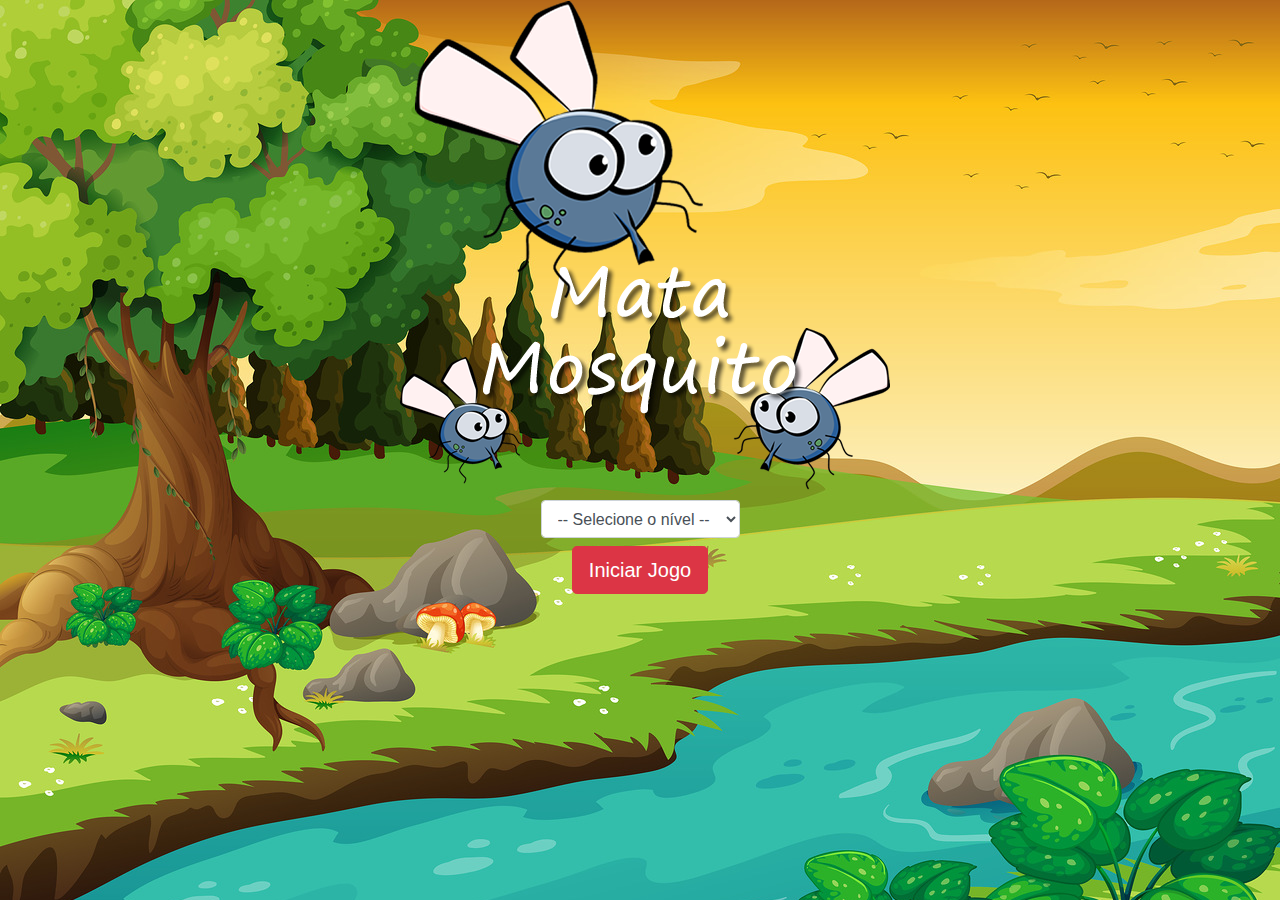
<file: index.html>
<!DOCTYPE html>
<html lang="pt_br">
<head>
    <meta charset="UTF-8">
    <meta name="viewport" content="width=device-width, initial-scale=1.0">
    <link rel="stylesheet" href="https://stackpath.bootstrapcdn.com/bootstrap/4.5.2/css/bootstrap.min.css" integrity="sha384-JcKb8q3iqJ61gNV9KGb8thSsNjpSL0n8PARn9HuZOnIxN0hoP+VmmDGMN5t9UJ0Z" crossorigin="anonymous">
    <link rel="stylesheet" type="text/css" href="style.css">
    <title>Mata Mosquito</title>
</head>
<body>
    <div class="container">

        <div class="row">
            <div class="col">
                <div class="d-flex justify-content-center">
                    <img src="imagens/game.png">
                </div>
            </div>
        </div>

        <div class="row">
            <div class="col">
                <div class="d-flex justify-content-center">
                    <div class="mb-2">
                        <select class="form-control" id="nivel">
                            <option value="">-- Selecione o nível --</option>
                            <option value="normal">Normal</option>
                            <option value="dificil">Difícil</option>
                            <option value="pesadelo">Pesadelo</option>
                        </select>
                </div>
                </div>
            </div>
        </div>
        
        <div class="row">
            <div class="col">
                <div class="d-flex justify-content-center">
                    <button type="button" class="btn btn-danger btn-lg" onclick="iniciarJogo()">Iniciar Jogo</button>
                </div>
            </div>
        </div>

    </div>

    <script>
        function iniciarJogo() {
           var nivel = document.getElementById('nivel').value
           if(nivel === ''){
               alert('Selecione um nível')
               return false
           } else{
               window.location.href="app.html?" + nivel
           }
        }
    </script>
</body>
</html>
</file>
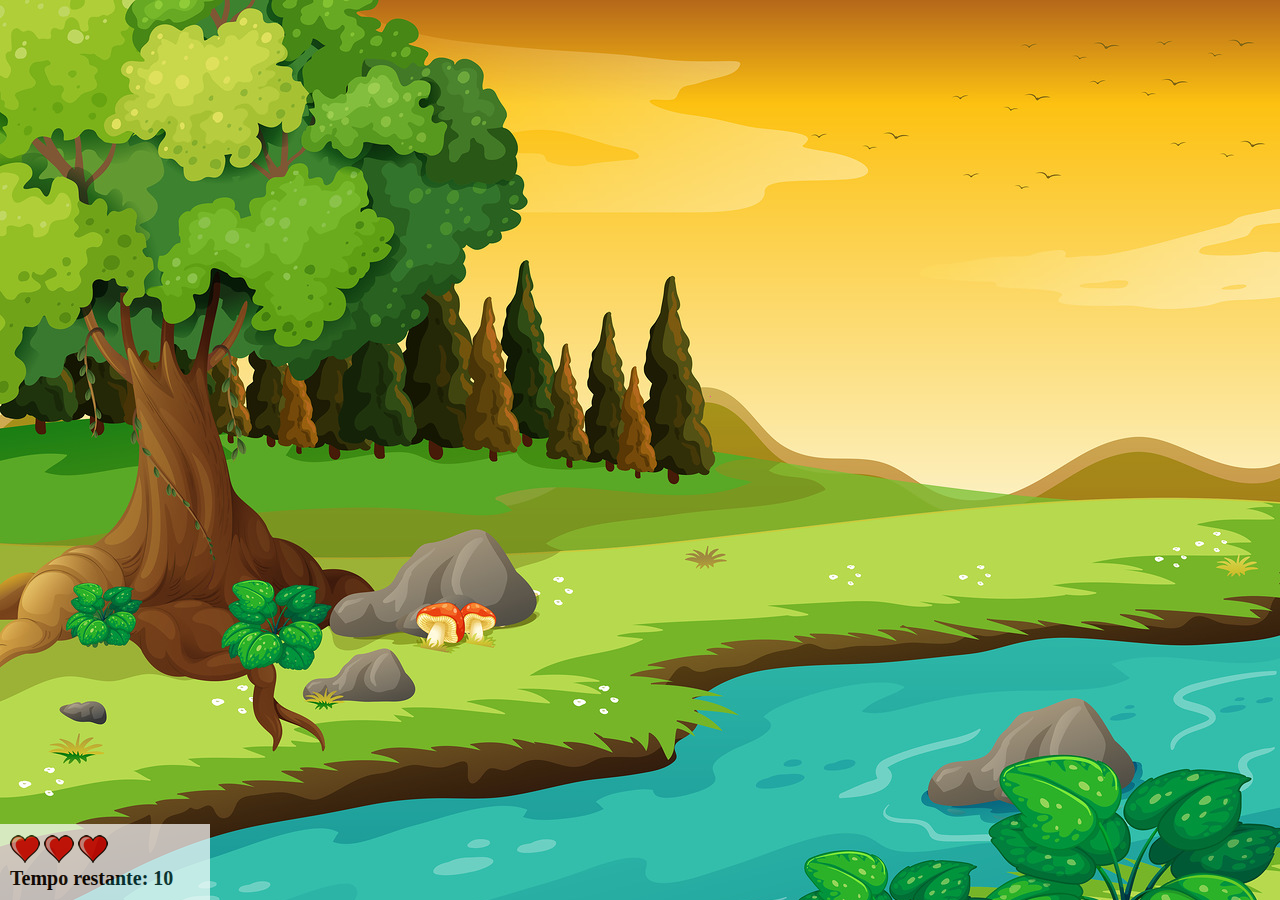
<file: app.html>
<!doctype html>
<html>
    <head>
        <meta charset="utf-8">
        <meta content="viewport" name="width=device-width, scale=1.0">
        <link rel="stylesheet" type="text/css" href="style.css">
        <script src="jogo.js"></script>
        <title>Mata Mosquito</title>
    </head>
    <body onresize=ajustaTamanhoPalco()>

        <div class="painel">
            <div class="vidas">
                <img id="v1" src="imagens/coracao_cheio.png">
                <img id="v2" src="imagens/coracao_cheio.png">
                <img id="v3" src="imagens/coracao_cheio.png">
            </div>
            <div class="cronometro">
                Tempo restante: <span id="cronometro"></span>
            </div>

        </div>

    <script>

        document.getElementById('cronometro').innerHTML = tempo

        var criaMosquito = setInterval(function(){
            posicaoRandomica()
        }, mosquitoIntervalo)
        
    </script>
    </body>
</html>
</file>
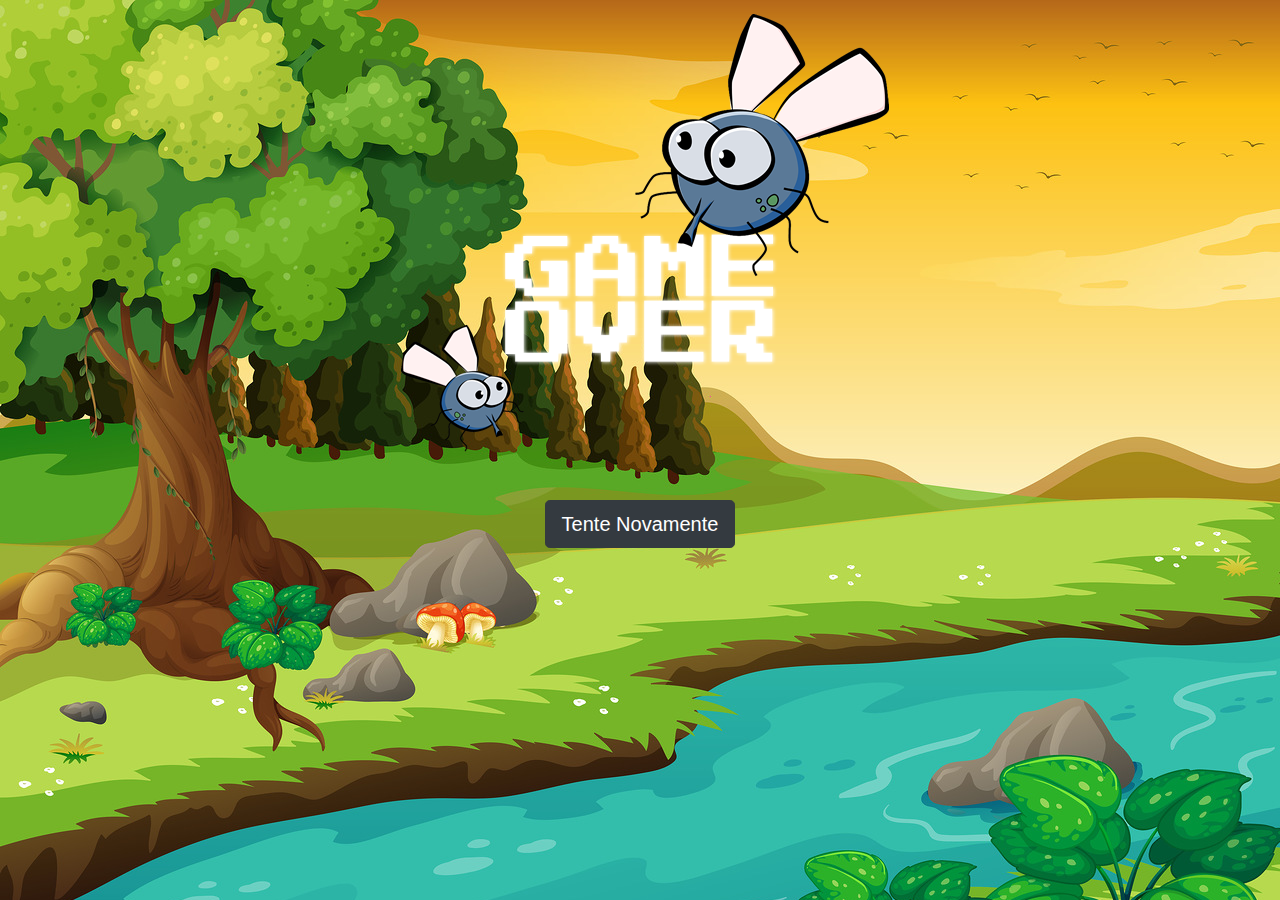
<file: fim_de_jogo.html>
<!DOCTYPE html>
<html lang="pt_br">
<head>
    <meta charset="UTF-8">
    <meta name="viewport" content="width=device-width, initial-scale=1.0">
    <link rel="stylesheet" href="https://stackpath.bootstrapcdn.com/bootstrap/4.5.2/css/bootstrap.min.css" integrity="sha384-JcKb8q3iqJ61gNV9KGb8thSsNjpSL0n8PARn9HuZOnIxN0hoP+VmmDGMN5t9UJ0Z" crossorigin="anonymous">
    <link rel="stylesheet" type="text/css" href="style.css">
    <title>Mata Mosquito | Game Over</title>
</head>
<body>
    <div class="container">

        <div class="row">
            <div class="col">
                <div class="d-flex justify-content-center">
                    <img src="imagens/game_over.png">
                </div>
            </div>
        </div>

        <div class="row">
            <div class="col">
                <div class="d-flex justify-content-center">
                    <button type="button" class="btn btn-dark btn-lg" onclick="window.location.href='index.html'">Tente Novamente</button>
                </div>
            </div>
        </div>

    </div>
</body>
</html>
</file>
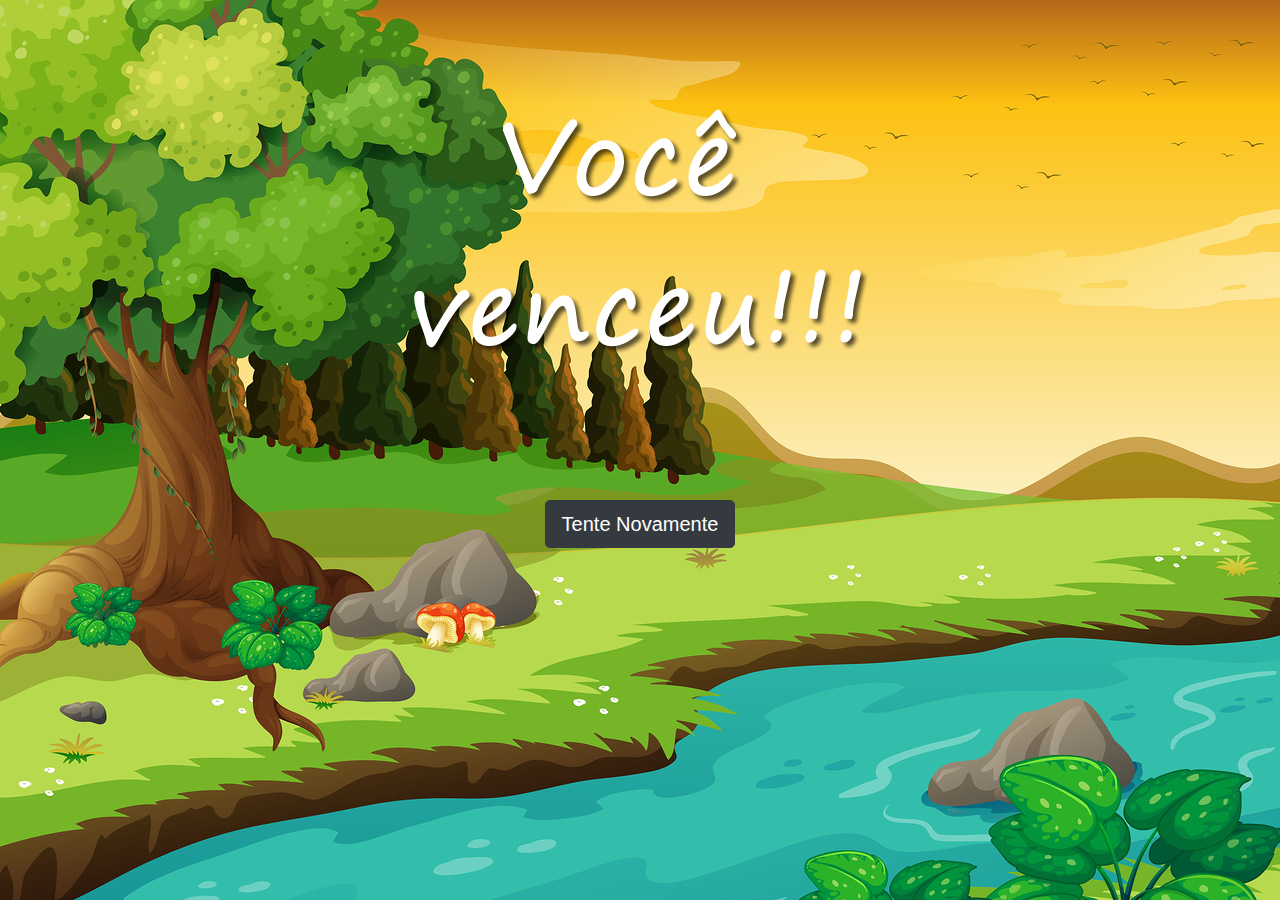
<file: vitoria.html>
<!DOCTYPE html>
<html lang="pt_br">
<head>
    <meta charset="UTF-8">
    <meta name="viewport" content="width=device-width, initial-scale=1.0">
    <link rel="stylesheet" href="https://stackpath.bootstrapcdn.com/bootstrap/4.5.2/css/bootstrap.min.css" integrity="sha384-JcKb8q3iqJ61gNV9KGb8thSsNjpSL0n8PARn9HuZOnIxN0hoP+VmmDGMN5t9UJ0Z" crossorigin="anonymous">
    <link rel="stylesheet" type="text/css" href="style.css">
    <title>Mata Mosquito | Game Over</title>
</head>
<body>
    <div class="container">

        <div class="row">
            <div class="col">
                <div class="d-flex justify-content-center">
                    <img src="imagens/vitoria.png">
                </div>
            </div>
        </div>

        <div class="row">
            <div class="col">
                <div class="d-flex justify-content-center">
                    <button type="button" class="btn btn-dark btn-lg" onclick="window.location.href='index.html'">Tente Novamente</button>
                </div>
            </div>
        </div>

    </div>
</body>
</html>
</file>
<file: style.css>
html{
    cursor: url(imagens/mata_mosca.png)30 30, auto;
}

body{
    background: url(imagens/bg.jpg) no-repeat;
    background-size: 100%;
}

.mosquito1{
    width: 50px;
    height: 50px;
}
.mosquito2{
    width: 70px;
    height: 70px;
}
.mosquito3{
    width: 90px;
    height: 90px;
}
.mosquito4{
    width: 120px;
    height: 120px;
}

.ladoA{
    transform: scaleX(1);
}

.ladoB{
    transform: scaleX(-1);
}

.painel{
    position: absolute;
    width: 190px;
    padding: 10px;
    left: 0px;
    bottom: 0px;
    border-top: solid 1px #fff;
    background-color: #fff;
    opacity: 0.7;
}

.vidas {
    float: left;
}

.cronometro{
    float: left;
    font-size: 20px;
    font-weight: bold;
}
</file>
